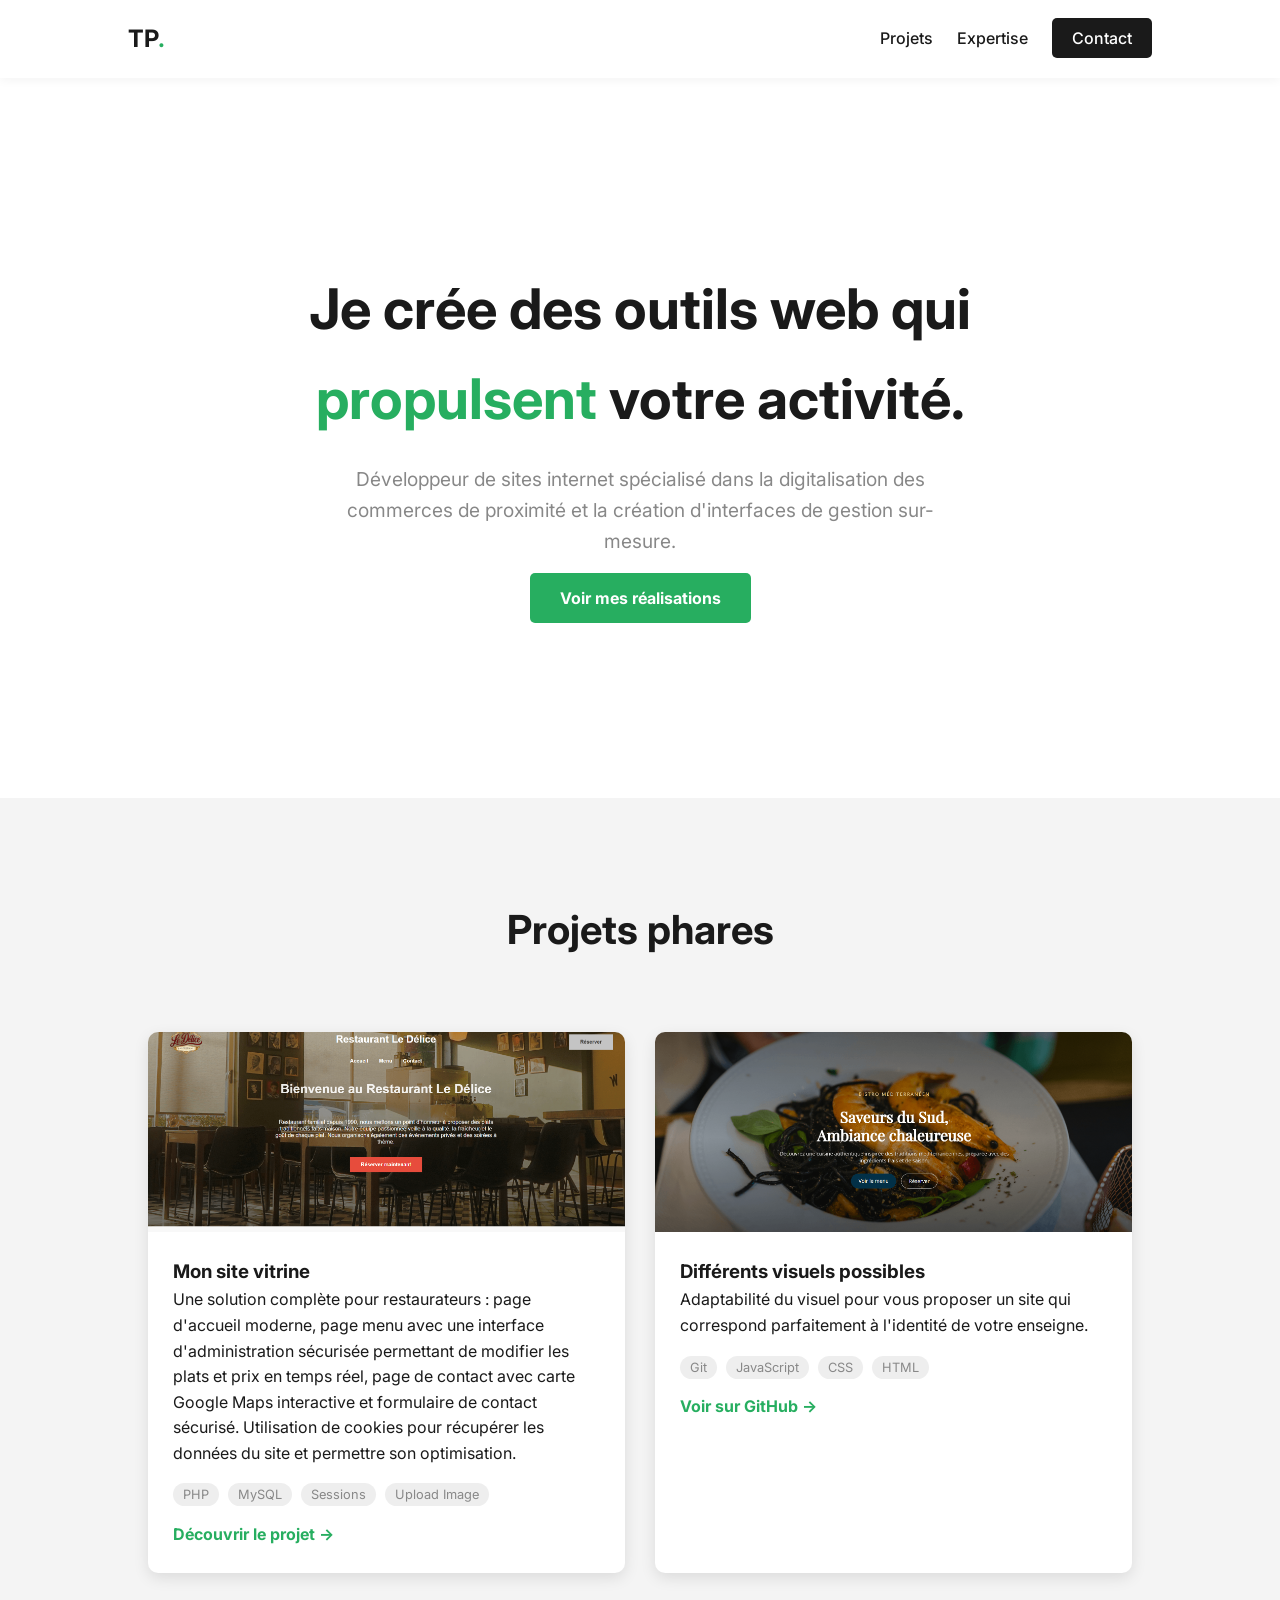
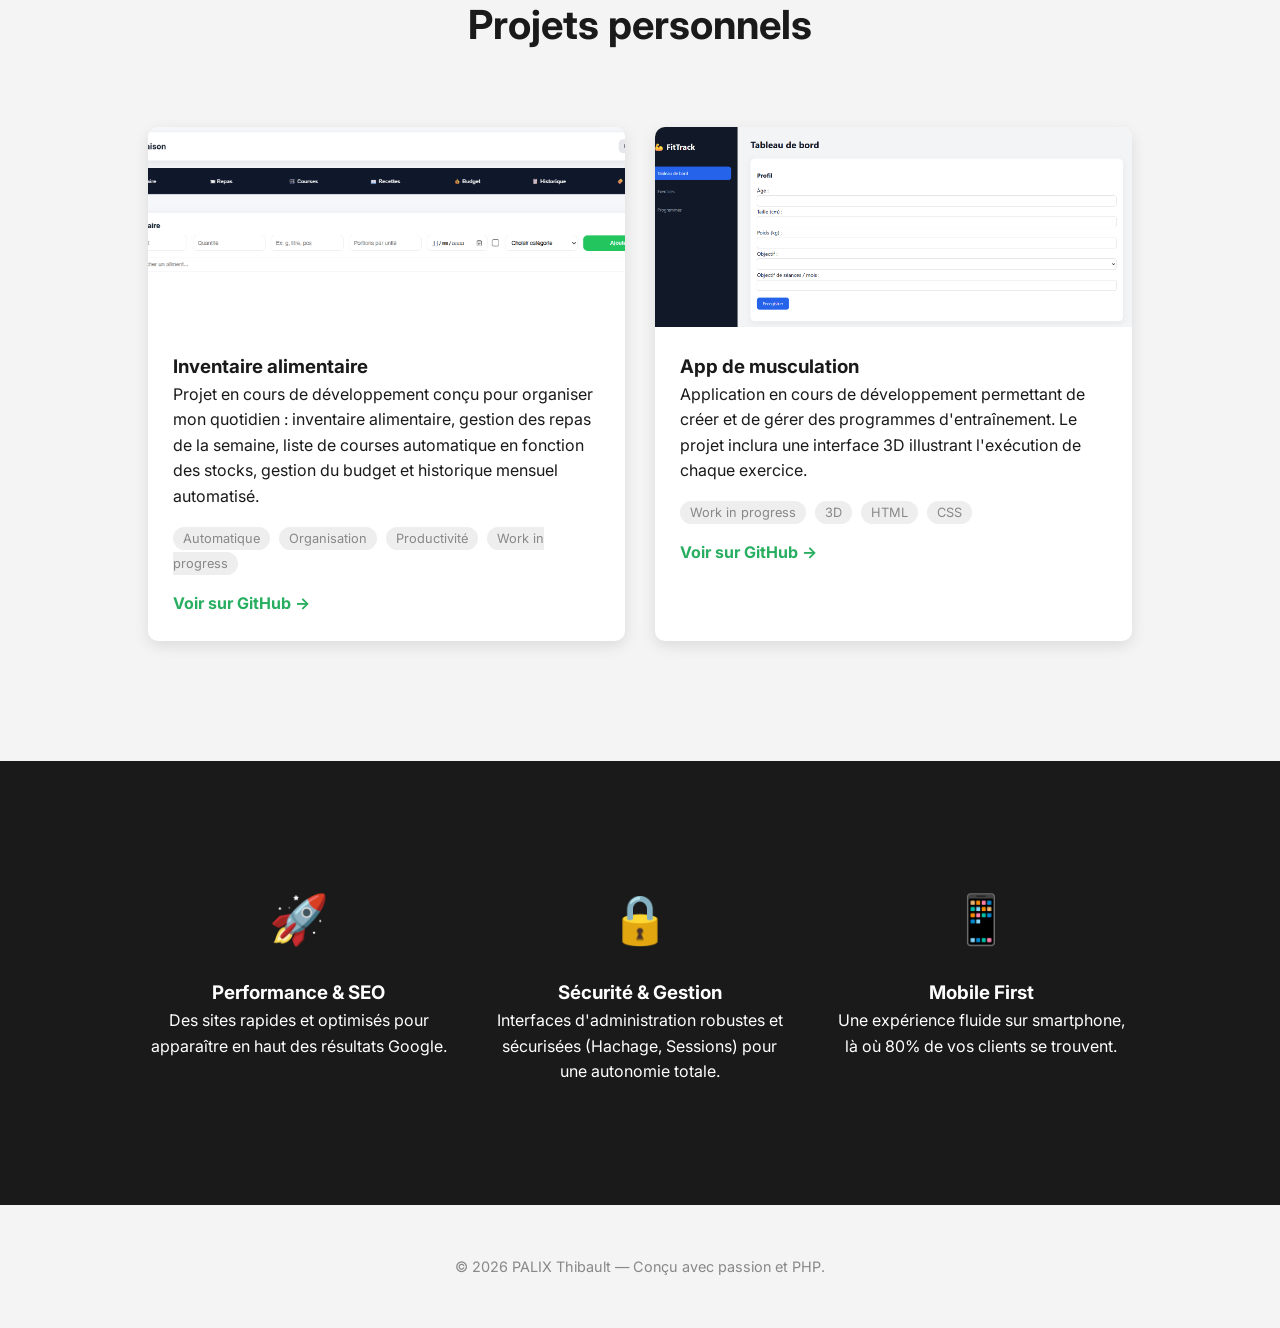
<file: index.html>
<!DOCTYPE html>
<html lang="fr">
<head>
    <meta charset="UTF-8">
    <meta name="viewport" content="width=device-width, initial-scale=1.0">
    <title>PALIX Thibault | Développeur de Solutions Web pour la restauration</title>
    <link rel="stylesheet" href="style.css">
    <link href="https://fonts.googleapis.com/css2?family=Inter:wght@400;700&display=swap" rel="stylesheet">
</head>
<body>

    <nav>
        <div class="logo">TP<span>.</span></div>
        <div class="links">
            <a href="#projets">Projets</a>
            <a href="#services">Expertise</a>
            <a href="mailto:thibaultpalixpro@gmail.com" class="btn-contact">Contact</a>
        </div>
    </nav>

    <header>
        <div class="hero">
            <h1>Je crée des outils web qui <span>propulsent</span> votre activité.</h1>
            <p>Développeur de sites internet spécialisé dans la digitalisation des commerces de proximité et la création d'interfaces de gestion sur-mesure.</p>
            <a href="#projets" class="cta">Voir mes réalisations</a>
        </div>
    </header>

    <section id="projets">
        <h2>Projets phares</h2>
        <div class="grid">
            <div class="card">
                <div class="card-img" style="background-image: url('./image/capture-ordi.png');"></div>
                <div class="card-content">
                    <h3>Mon site vitrine</h3>
                    <p>Une solution complète pour restaurateurs : page d'accueil moderne, page menu avec une interface d'administration sécurisée permettant 
                        de modifier les plats et prix en temps réel, page de contact avec carte Google Maps interactive et formulaire de contact sécurisé. 
                        Utilisation de cookies pour récupérer les données du site et permettre son optimisation.</p>
                    <div class="tags">
                        <span>PHP</span> <span>MySQL</span> <span>Sessions</span> <span>Upload Image</span>
                    </div>
                    <a href="./site-vitrine.html" class="view-project">Découvrir le projet →</a>
                </div>
            </div>

            <div class="card">
                <div class="card-img" style="background-image: url('./image/page-github.png');"></div>
                <div class="card-content">
                    <h3>Différents visuels possibles</h3>
                    <p>Adaptabilité du visuel pour vous proposer un site qui correspond parfaitement à l'identité de votre enseigne.</p>
                    <div class="tags">
                        <span>Git</span> <span>JavaScript</span> <span>CSS</span> <span>HTML</span>
                    </div>
                    <a href="https://asylhum74.github.io/Exemple-site-web-restaurant/" target="_blank" class="view-project">Voir sur GitHub →</a>
                </div>
            </div>
        </div>
        <h2>Projets personnels</h2>
        <div class="grid">
                <div class="card">
                    <div class="card-img" style="background-image: url('./image/inventaire-alimentaire.png');"></div>
                    <div class="card-content">
                        <h3>Inventaire alimentaire</h3>
                        <p>Projet en cours de développement conçu pour organiser mon quotidien : inventaire alimentaire, gestion des repas de la semaine, 
                            liste de courses automatique en fonction des stocks, gestion du budget et historique mensuel automatisé.</p>
                        <div class="tags">
                            <span>Automatique</span> <span>Organisation</span> <span>Productivité</span> <span>Work in progress</span>
                        </div>
                        <a href="https://asylhum74.github.io/inventaire-alimentaire/" target="_blank" class="view-project">Voir sur GitHub →</a>
                    </div>
                </div>
                <div class="card">
                    <div class="card-img" style="background-image: url('./image/musculation.png');"></div>
                    <div class="card-content">
                        <h3>App de musculation</h3>
                        <p>Application en cours de développement permettant de créer et de gérer des programmes d'entraînement. Le projet inclura 
                            une interface 3D illustrant l'exécution de chaque exercice.</p>
                        <div class="tags">
                            <span>Work in progress</span> <span>3D</span> <span>HTML</span> <span>CSS</span>
                        </div>
                        <a href="https://asylhum74.github.io/suivi-nutrition-musculation/" target="_blank" class="view-project">Voir sur GitHub →</a>
                    </div>
                </div>
            </div>
    </section>

    <section id="services">
        <div class="services-container">
            <div class="service">
                <div class="icon">🚀</div>
                <h3>Performance & SEO</h3>
                <p>Des sites rapides et optimisés pour apparaître en haut des résultats Google.</p>
            </div>
            <div class="service">
                <div class="icon">🔒</div>
                <h3>Sécurité & Gestion</h3>
                <p>Interfaces d'administration robustes et sécurisées (Hachage, Sessions) pour une autonomie totale.</p>
            </div>
            <div class="service">
                <div class="icon">📱</div>
                <h3>Mobile First</h3>
                <p>Une expérience fluide sur smartphone, là où 80% de vos clients se trouvent.</p>
            </div>
        </div>
    </section>

    <footer>
        <p>© 2026 PALIX Thibault — Conçu avec passion et PHP.</p>
    </footer>

</body>
</html>
</file>
<file: style.css>
:root {
    --primary: #27ae60;
    --dark: #1a1a1a;
    --light: #f4f4f4;
    --gray: #888;
}

* { margin: 0; padding: 0; box-sizing: border-box; }
body { font-family: 'Inter', sans-serif; line-height: 1.6; color: var(--dark); background: var(--light); scroll-behavior: smooth; }

/* Navigation */
nav { display: flex; justify-content: space-between; align-items: center; padding: 20px 10%; background: white; position: sticky; top: 0; z-index: 1000; box-shadow: 0 2px 10px rgba(0,0,0,0.05); }
.logo { font-size: 1.5rem; font-weight: bold; }
.logo span { color: var(--primary); }
.links a { text-decoration: none; color: var(--dark); margin-left: 20px; font-weight: 500; }
.btn-contact { background: var(--dark); color: white !important; padding: 10px 20px; border-radius: 5px; }

/*--------- PAGE PRINCIPAL -------------------*/

/* Hero Section */
header { height: 80vh; display: flex; align-items: center; justify-content: center; text-align: center; background: white; padding: 0 10%; }
.hero h1 { font-size: 3.5rem; margin-bottom: 20px; max-width: 800px; }
.hero h1 span { color: var(--primary); }
.hero p { font-size: 1.2rem; color: var(--gray); max-width: 600px; margin: 0 auto 30px; }
.cta { background: var(--primary); color: white; padding: 15px 30px; text-decoration: none; border-radius: 5px; font-weight: bold; }

/* Grille de projets */
#projets { padding: 100px 10%; }
h2 { font-size: 2.5rem; margin-bottom: 50px; text-align: center; }
.grid {display: grid; grid-template-columns: repeat(2, 1fr); gap: 30px; padding: 20px; }
.card { background: white; border-radius: 10px; overflow: hidden; transition: transform 0.3s; box-shadow: 0 5px 15px rgba(0,0,0,0.1); }
.card:hover { transform: translateY(-10px); }
.card-img { height: 200px; background-size: cover; background-position: center; background-color: #ddd; }
.card-content { padding: 25px; }
.tags { margin: 15px 0; }
.tags span { font-size: 0.8rem; background: #eee; padding: 4px 10px; border-radius: 20px; margin-right: 5px; color: var(--gray); }
.view-project { color: var(--primary); text-decoration: none; font-weight: bold; }

/* Services */
#services { background: var(--dark); color: white; padding: 100px 10%; }
.services-container { display: flex; justify-content: space-around; flex-wrap: wrap; text-align: center; }
.service { flex: 1; min-width: 250px; padding: 20px; }
.service .icon { font-size: 3rem; margin-bottom: 20px; }

/*--------- PAGE SITE VITRINE -------------------*/
.container {padding: 50px 10%; background: var(--light); }
.grid-details {display: grid; grid-template-columns: repeat(2, 1fr); gap: 30px; }

/* Header */
.project-header {height: 40vh !important; display: flex; align-items: center; justify-content: center; text-align: center; background: white; padding: 0 10%;
    color: black; }
.project-header h1 { font-size: 3.5rem; margin-bottom: 20px; max-width: 800px; }
.project-header h1 span { color: var(--primary); }

/* Card description*/
.features-list {list-style: none; margin-top: 15px; }
.features-list li {margin-bottom: 8px; font-weight: 500; }

/* Card lien vers site*/
.highlight-card {background: var(--dark) !important; color: white; text-align: center; display: flex; align-items: center; justify-content: center; }
.highlight-card h3 { color: var(--primary); }
.small-text {font-size: 0.85rem; color: var(--gray); margin-top: 10px; }

/* Card formulaire */
.step-slider {display: flex !important; flex-direction: row !important; overflow-x: auto !important; overflow-y: hidden !important; gap: 20px; padding: 20px 10px;
    align-items: flex-start !important; scroll-snap-type: x mandatory; }
.step {flex: 0 0 92% !important; flex-shrink: 0 !important; height: auto !important; display: block !important; background: #fff; scroll-snap-align: center; }
.img-full {display: block !important; width: 100% !important; height: auto !important; max-height: none !important; object-fit: contain !important;
    border-radius: 8px; box-shadow: 0 4px 12px rgba(0,0,0,0.1); }
.step-slider::-webkit-scrollbar { height: 6px; }
.step-slider::-webkit-scrollbar-thumb { background: #27ae60; border-radius: 10px; }
.step-badge {display: inline-block; margin-bottom: 15px; background: var(--primary); color: white; padding: 5px 15px; border-radius: 20px; font-size: 0.8rem;
    font-weight: bold; }
.step-desc {margin-top: 15px; font-weight: 500; color: var(--dark); }

/*Footer*/
footer { text-align: center; padding: 50px; color: var(--gray); font-size: 0.9rem; }


/* Responsive */
@media (max-width: 768px) {
    .hero h1 { font-size: 2.2rem; }
}
@media (max-width: 768px) {
    .grid {
        grid-template-columns: 1fr;
    }
}

@media (max-width: 600px) {
    .step-gallery {
        grid-template-columns: 1fr;
    }
    .img-step {
        height: auto;
    }
    nav {
        padding: 20px 5px;
    }
}

@media (max-width: 900px) {
    .grid-details {
        grid-template-columns: 1fr;
    }
}
</file>
